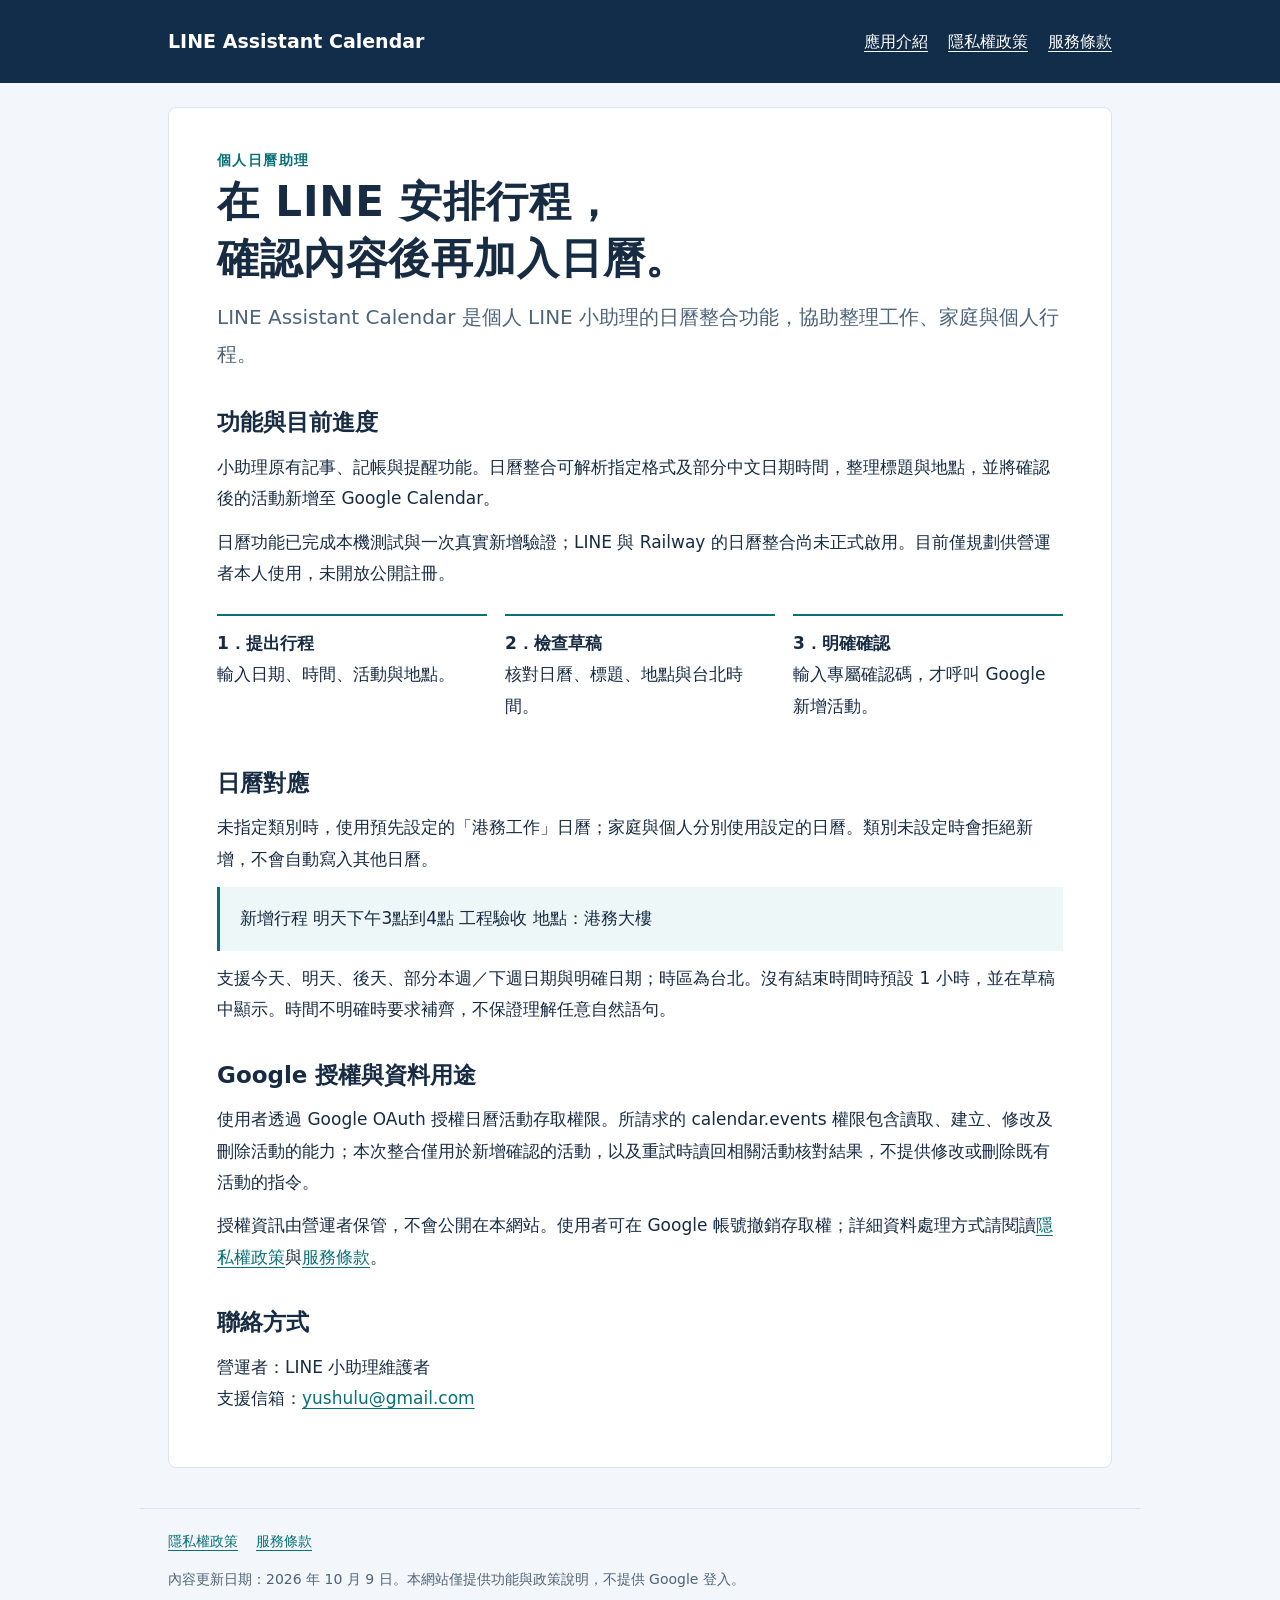
<file: index.html>
<!doctype html>
<html lang="zh-Hant"><head><meta name="google-site-verification" content="rPigfT5CkptW51_EIHtysMmm3XKHYxGqV3a5KVwNPvE" /><meta charset="utf-8"><meta name="viewport" content="width=device-width,initial-scale=1"><meta name="description" content="LINE Assistant Calendar：個人 LINE 小助理的日曆功能與資料使用說明。"><meta name="robots" content="noindex"><title>LINE Assistant Calendar｜應用介紹</title><link rel="stylesheet" href="style.css"><link rel="icon" type="image/svg+xml" href="data:image/svg+xml,%3Csvg xmlns='http://www.w3.org/2000/svg' viewBox='0 0 32 32'%3E%3Crect width='32' height='32' rx='7' fill='%23122d49'/%3E%3Cpath d='M8 10h16v15H8zM8 15h16M12 7v6M20 7v6' fill='none' stroke='%23fff' stroke-width='2'/%3E%3C/svg%3E"></head><body>
<header><div class="wrap"><a class="brand" href="index.html">LINE Assistant Calendar</a><nav aria-label="主要導覽"><a href="index.html" aria-current="page">應用介紹</a><a href="privacy.html">隱私權政策</a><a href="terms.html">服務條款</a></nav></div></header>
<div class="wrap"><main>
<div class="eyebrow">個人日曆助理</div><h1>在 LINE 安排行程，<br>確認內容後再加入日曆。</h1><p class="lead">LINE Assistant Calendar 是個人 LINE 小助理的日曆整合功能，協助整理工作、家庭與個人行程。</p>
<h2>功能與目前進度</h2><p>小助理原有記事、記帳與提醒功能。日曆整合可解析指定格式及部分中文日期時間，整理標題與地點，並將確認後的活動新增至 Google Calendar。</p><p>日曆功能已完成本機測試與一次真實新增驗證；LINE 與 Railway 的日曆整合尚未正式啟用。目前僅規劃供營運者本人使用，未開放公開註冊。</p>
<div class="steps"><div class="step"><strong>1．提出行程</strong>輸入日期、時間、活動與地點。</div><div class="step"><strong>2．檢查草稿</strong>核對日曆、標題、地點與台北時間。</div><div class="step"><strong>3．明確確認</strong>輸入專屬確認碼，才呼叫 Google 新增活動。</div></div>
<h2>日曆對應</h2><p>未指定類別時，使用預先設定的「港務工作」日曆；家庭與個人分別使用設定的日曆。類別未設定時會拒絕新增，不會自動寫入其他日曆。</p>
<p class="example">新增行程 明天下午3點到4點 工程驗收 地點：港務大樓</p><p>支援今天、明天、後天、部分本週／下週日期與明確日期；時區為台北。沒有結束時間時預設 1 小時，並在草稿中顯示。時間不明確時要求補齊，不保證理解任意自然語句。</p>
<h2>Google 授權與資料用途</h2><p>使用者透過 Google OAuth 授權日曆活動存取權限。所請求的 calendar.events 權限包含讀取、建立、修改及刪除活動的能力；本次整合僅用於新增確認的活動，以及重試時讀回相關活動核對結果，不提供修改或刪除既有活動的指令。</p><p>授權資訊由營運者保管，不會公開在本網站。使用者可在 Google 帳號撤銷存取權；詳細資料處理方式請閱讀<a href="privacy.html">隱私權政策</a>與<a href="terms.html">服務條款</a>。</p>
<h2>聯絡方式</h2><p>營運者：LINE 小助理維護者<br>支援信箱：<a href="mailto:yushulu@gmail.com">yushulu@gmail.com</a></p>
</main><footer><a href="privacy.html">隱私權政策</a><a href="terms.html">服務條款</a><p>內容更新日期：2026 年 10 月 9 日。本網站僅提供功能與政策說明，不提供 Google 登入。</p></footer></div></body></html>
</file>
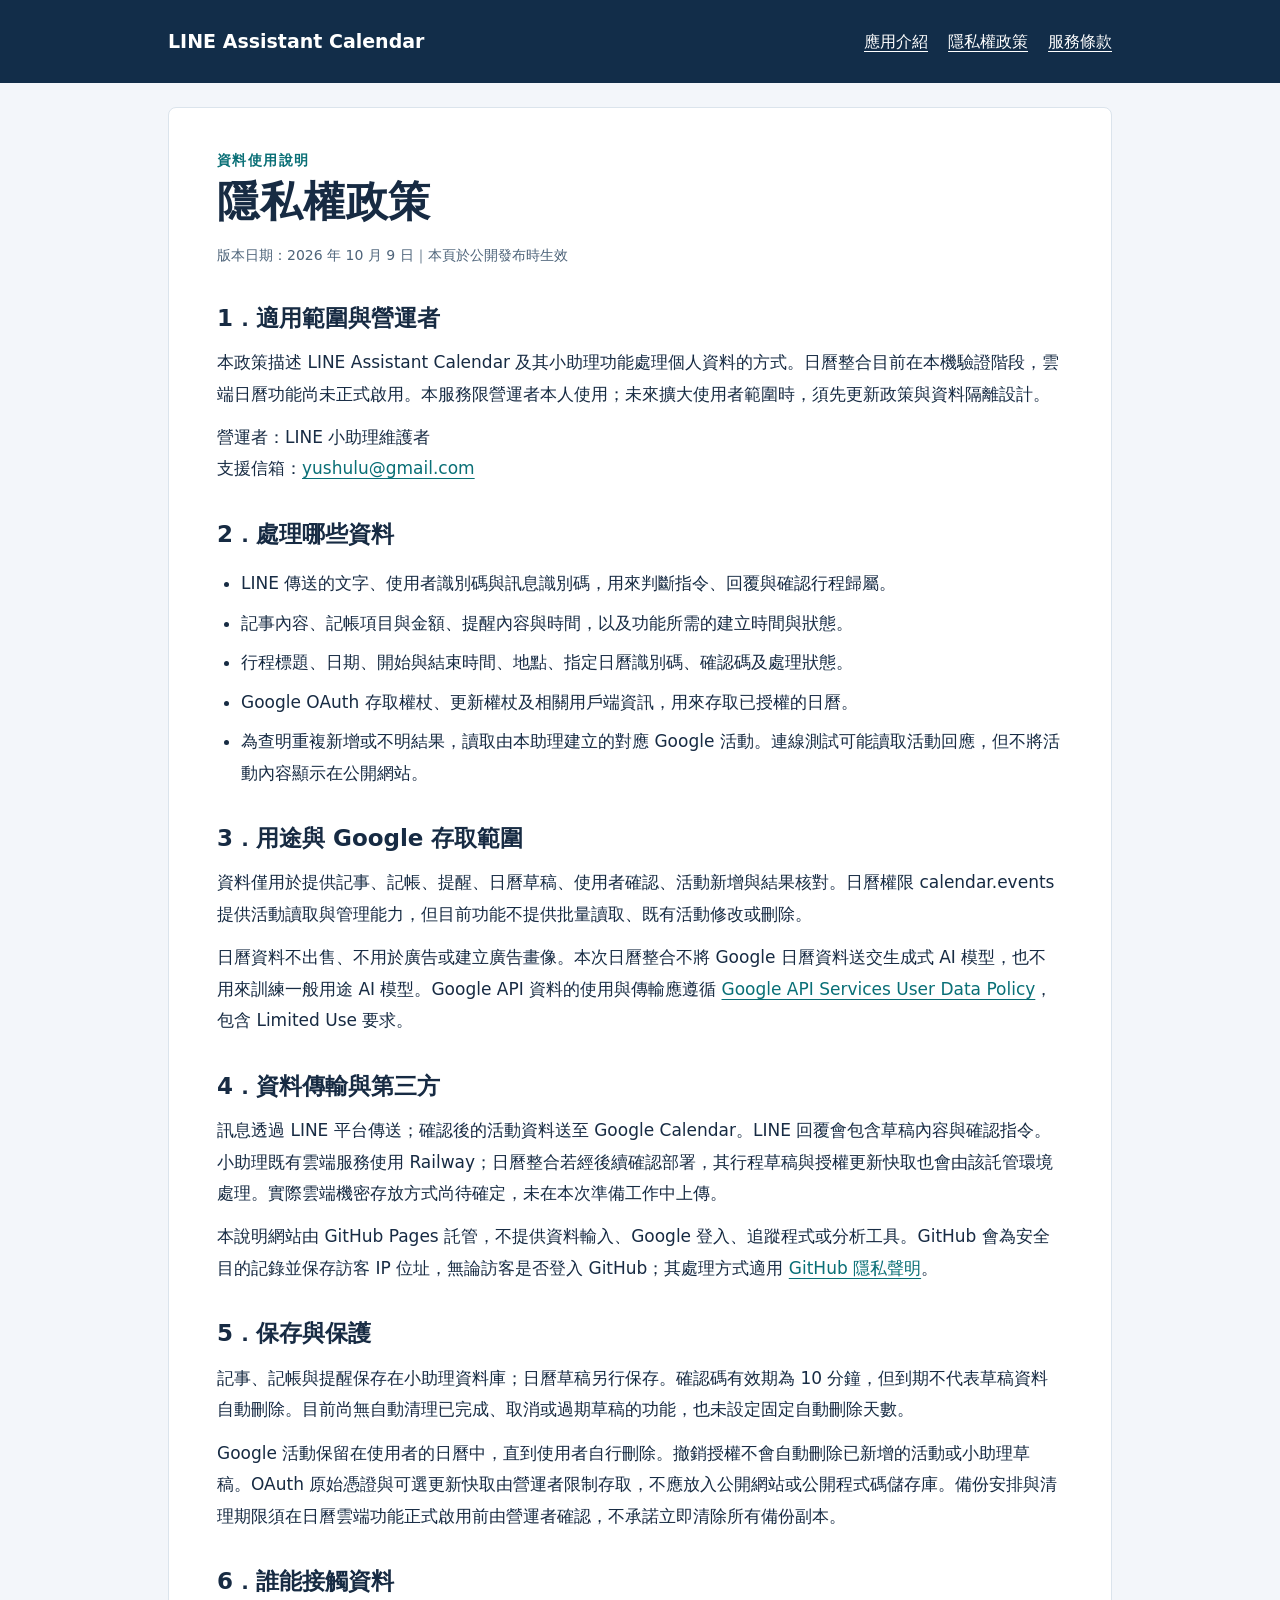
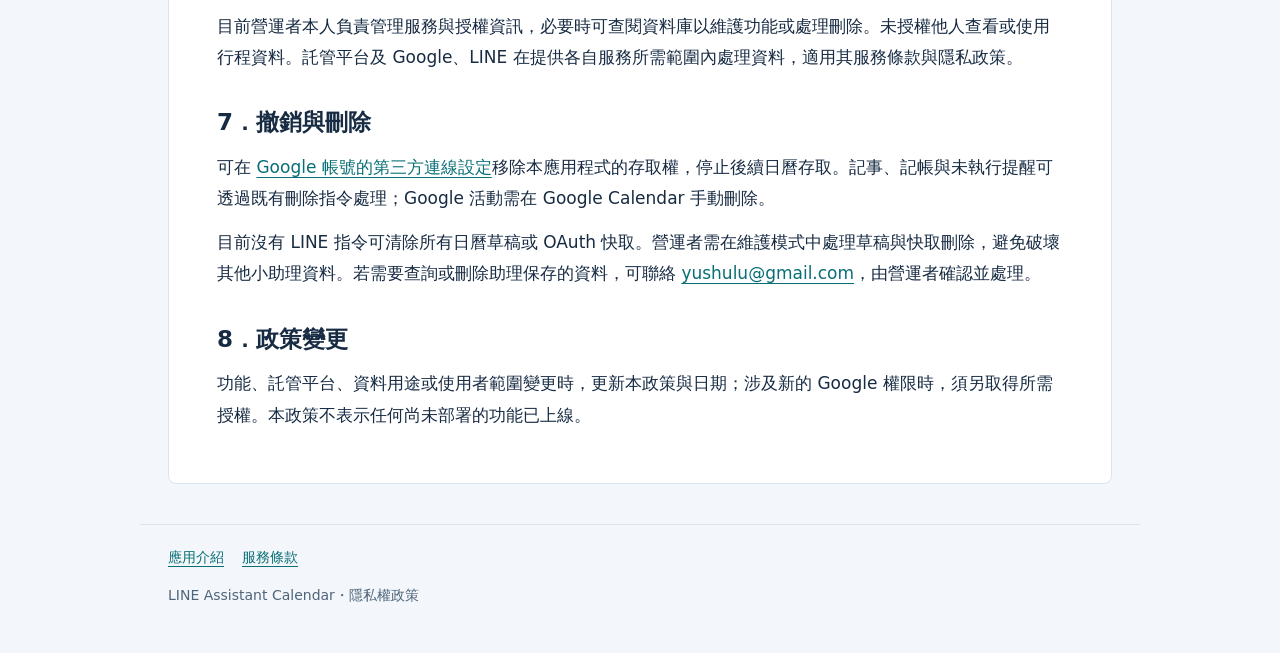
<file: privacy.html>
<!doctype html><html lang="zh-Hant"><head><meta charset="utf-8"><meta name="viewport" content="width=device-width,initial-scale=1"><meta name="description" content="LINE Assistant Calendar 隱私權政策：資料用途、保存、授權與刪除。"><meta name="robots" content="noindex"><title>隱私權政策｜LINE Assistant Calendar</title><link rel="stylesheet" href="style.css"><link rel="icon" type="image/svg+xml" href="data:image/svg+xml,%3Csvg xmlns='http://www.w3.org/2000/svg' viewBox='0 0 32 32'%3E%3Crect width='32' height='32' rx='7' fill='%23122d49'/%3E%3Cpath d='M8 10h16v15H8zM8 15h16M12 7v6M20 7v6' fill='none' stroke='%23fff' stroke-width='2'/%3E%3C/svg%3E"></head><body>
<header><div class="wrap"><a class="brand" href="index.html">LINE Assistant Calendar</a><nav aria-label="主要導覽"><a href="index.html">應用介紹</a><a href="privacy.html" aria-current="page">隱私權政策</a><a href="terms.html">服務條款</a></nav></div></header>
<div class="wrap"><main><div class="eyebrow">資料使用說明</div><h1>隱私權政策</h1><p class="meta">版本日期：2026 年 10 月 9 日｜本頁於公開發布時生效</p>
<h2>1．適用範圍與營運者</h2><p>本政策描述 LINE Assistant Calendar 及其小助理功能處理個人資料的方式。日曆整合目前在本機驗證階段，雲端日曆功能尚未正式啟用。本服務限營運者本人使用；未來擴大使用者範圍時，須先更新政策與資料隔離設計。</p><p>營運者：LINE 小助理維護者<br>支援信箱：<a href="mailto:yushulu@gmail.com">yushulu@gmail.com</a></p>
<h2>2．處理哪些資料</h2><ul><li>LINE 傳送的文字、使用者識別碼與訊息識別碼，用來判斷指令、回覆與確認行程歸屬。</li><li>記事內容、記帳項目與金額、提醒內容與時間，以及功能所需的建立時間與狀態。</li><li>行程標題、日期、開始與結束時間、地點、指定日曆識別碼、確認碼及處理狀態。</li><li>Google OAuth 存取權杖、更新權杖及相關用戶端資訊，用來存取已授權的日曆。</li><li>為查明重複新增或不明結果，讀取由本助理建立的對應 Google 活動。連線測試可能讀取活動回應，但不將活動內容顯示在公開網站。</li></ul>
<h2>3．用途與 Google 存取範圍</h2><p>資料僅用於提供記事、記帳、提醒、日曆草稿、使用者確認、活動新增與結果核對。日曆權限 calendar.events 提供活動讀取與管理能力，但目前功能不提供批量讀取、既有活動修改或刪除。</p><p>日曆資料不出售、不用於廣告或建立廣告畫像。本次日曆整合不將 Google 日曆資料送交生成式 AI 模型，也不用來訓練一般用途 AI 模型。Google API 資料的使用與傳輸應遵循 <a href="https://developers.google.com/terms/api-services-user-data-policy">Google API Services User Data Policy</a>，包含 Limited Use 要求。</p>
<h2>4．資料傳輸與第三方</h2><p>訊息透過 LINE 平台傳送；確認後的活動資料送至 Google Calendar。LINE 回覆會包含草稿內容與確認指令。小助理既有雲端服務使用 Railway；日曆整合若經後續確認部署，其行程草稿與授權更新快取也會由該託管環境處理。實際雲端機密存放方式尚待確定，未在本次準備工作中上傳。</p><p>本說明網站由 GitHub Pages 託管，不提供資料輸入、Google 登入、追蹤程式或分析工具。GitHub 會為安全目的記錄並保存訪客 IP 位址，無論訪客是否登入 GitHub；其處理方式適用 <a href="https://docs.github.com/en/site-policy/privacy-policies/github-general-privacy-statement">GitHub 隱私聲明</a>。</p>
<h2>5．保存與保護</h2><p>記事、記帳與提醒保存在小助理資料庫；日曆草稿另行保存。確認碼有效期為 10 分鐘，但到期不代表草稿資料自動刪除。目前尚無自動清理已完成、取消或過期草稿的功能，也未設定固定自動刪除天數。</p><p>Google 活動保留在使用者的日曆中，直到使用者自行刪除。撤銷授權不會自動刪除已新增的活動或小助理草稿。OAuth 原始憑證與可選更新快取由營運者限制存取，不應放入公開網站或公開程式碼儲存庫。備份安排與清理期限須在日曆雲端功能正式啟用前由營運者確認，不承諾立即清除所有備份副本。</p>
<h2>6．誰能接觸資料</h2><p>目前營運者本人負責管理服務與授權資訊，必要時可查閱資料庫以維護功能或處理刪除。未授權他人查看或使用行程資料。託管平台及 Google、LINE 在提供各自服務所需範圍內處理資料，適用其服務條款與隱私政策。</p>
<h2>7．撤銷與刪除</h2><p>可在 <a href="https://myaccount.google.com/connections">Google 帳號的第三方連線設定</a>移除本應用程式的存取權，停止後續日曆存取。記事、記帳與未執行提醒可透過既有刪除指令處理；Google 活動需在 Google Calendar 手動刪除。</p><p>目前沒有 LINE 指令可清除所有日曆草稿或 OAuth 快取。營運者需在維護模式中處理草稿與快取刪除，避免破壞其他小助理資料。若需要查詢或刪除助理保存的資料，可聯絡 <a href="mailto:yushulu@gmail.com">yushulu@gmail.com</a>，由營運者確認並處理。</p>
<h2>8．政策變更</h2><p>功能、託管平台、資料用途或使用者範圍變更時，更新本政策與日期；涉及新的 Google 權限時，須另取得所需授權。本政策不表示任何尚未部署的功能已上線。</p>
</main><footer><a href="index.html">應用介紹</a><a href="terms.html">服務條款</a><p>LINE Assistant Calendar・隱私權政策</p></footer></div></body></html>
</file>
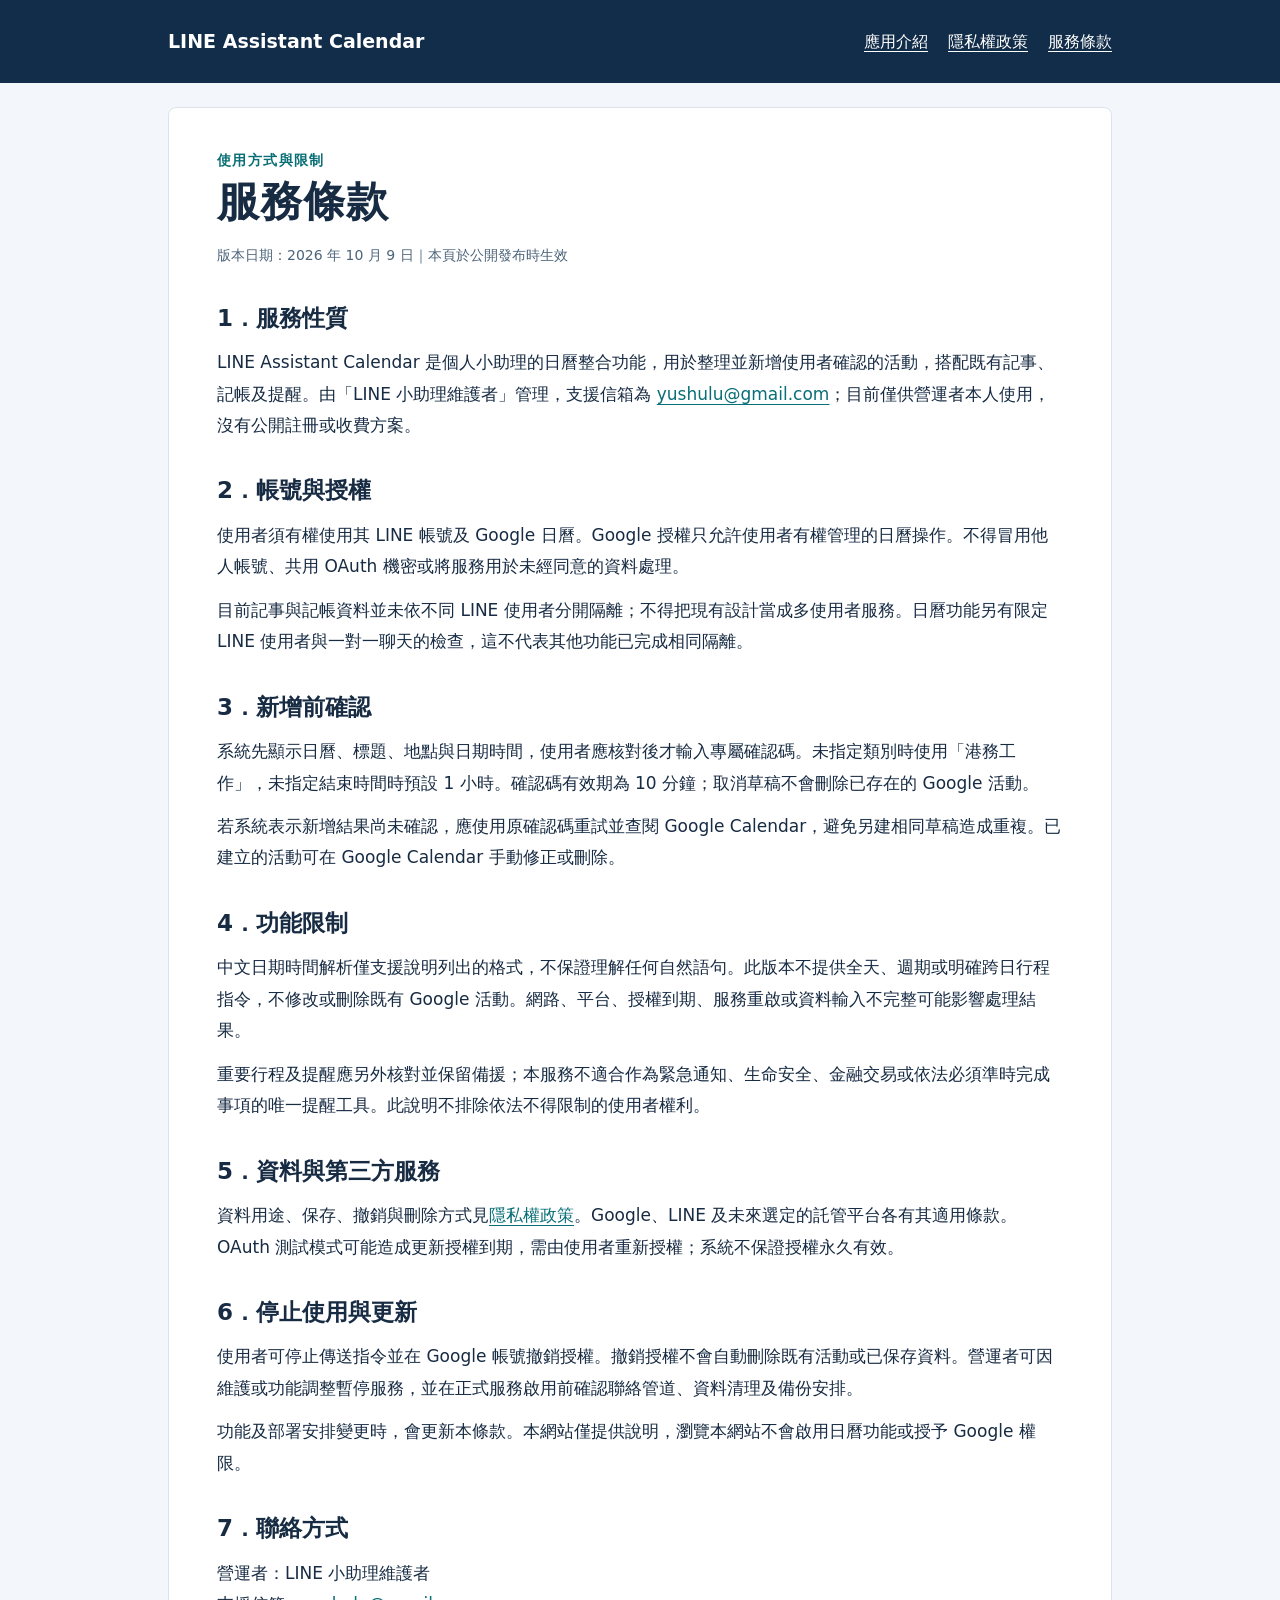
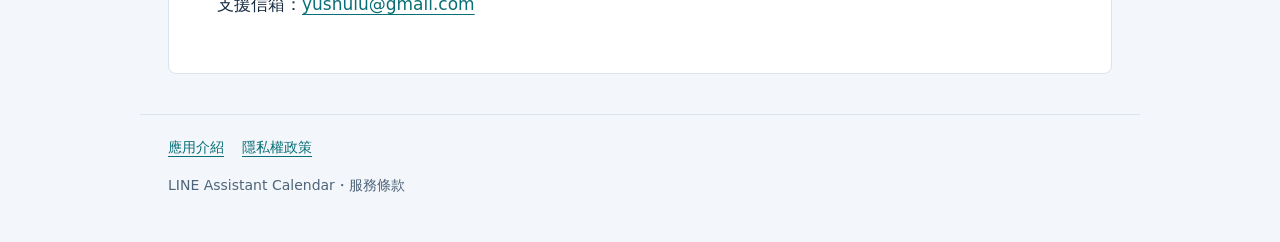
<file: terms.html>
<!doctype html><html lang="zh-Hant"><head><meta charset="utf-8"><meta name="viewport" content="width=device-width,initial-scale=1"><meta name="description" content="LINE Assistant Calendar 服務條款：個人用途、確認操作與服務限制。"><meta name="robots" content="noindex"><title>服務條款｜LINE Assistant Calendar</title><link rel="stylesheet" href="style.css"><link rel="icon" type="image/svg+xml" href="data:image/svg+xml,%3Csvg xmlns='http://www.w3.org/2000/svg' viewBox='0 0 32 32'%3E%3Crect width='32' height='32' rx='7' fill='%23122d49'/%3E%3Cpath d='M8 10h16v15H8zM8 15h16M12 7v6M20 7v6' fill='none' stroke='%23fff' stroke-width='2'/%3E%3C/svg%3E"></head><body>
<header><div class="wrap"><a class="brand" href="index.html">LINE Assistant Calendar</a><nav aria-label="主要導覽"><a href="index.html">應用介紹</a><a href="privacy.html">隱私權政策</a><a href="terms.html" aria-current="page">服務條款</a></nav></div></header>
<div class="wrap"><main><div class="eyebrow">使用方式與限制</div><h1>服務條款</h1><p class="meta">版本日期：2026 年 10 月 9 日｜本頁於公開發布時生效</p>
<h2>1．服務性質</h2><p>LINE Assistant Calendar 是個人小助理的日曆整合功能，用於整理並新增使用者確認的活動，搭配既有記事、記帳及提醒。由「LINE 小助理維護者」管理，支援信箱為 <a href="mailto:yushulu@gmail.com">yushulu@gmail.com</a>；目前僅供營運者本人使用，沒有公開註冊或收費方案。</p>
<h2>2．帳號與授權</h2><p>使用者須有權使用其 LINE 帳號及 Google 日曆。Google 授權只允許使用者有權管理的日曆操作。不得冒用他人帳號、共用 OAuth 機密或將服務用於未經同意的資料處理。</p><p>目前記事與記帳資料並未依不同 LINE 使用者分開隔離；不得把現有設計當成多使用者服務。日曆功能另有限定 LINE 使用者與一對一聊天的檢查，這不代表其他功能已完成相同隔離。</p>
<h2>3．新增前確認</h2><p>系統先顯示日曆、標題、地點與日期時間，使用者應核對後才輸入專屬確認碼。未指定類別時使用「港務工作」，未指定結束時間時預設 1 小時。確認碼有效期為 10 分鐘；取消草稿不會刪除已存在的 Google 活動。</p><p>若系統表示新增結果尚未確認，應使用原確認碼重試並查閱 Google Calendar，避免另建相同草稿造成重複。已建立的活動可在 Google Calendar 手動修正或刪除。</p>
<h2>4．功能限制</h2><p>中文日期時間解析僅支援說明列出的格式，不保證理解任何自然語句。此版本不提供全天、週期或明確跨日行程指令，不修改或刪除既有 Google 活動。網路、平台、授權到期、服務重啟或資料輸入不完整可能影響處理結果。</p><p>重要行程及提醒應另外核對並保留備援；本服務不適合作為緊急通知、生命安全、金融交易或依法必須準時完成事項的唯一提醒工具。此說明不排除依法不得限制的使用者權利。</p>
<h2>5．資料與第三方服務</h2><p>資料用途、保存、撤銷與刪除方式見<a href="privacy.html">隱私權政策</a>。Google、LINE 及未來選定的託管平台各有其適用條款。OAuth 測試模式可能造成更新授權到期，需由使用者重新授權；系統不保證授權永久有效。</p>
<h2>6．停止使用與更新</h2><p>使用者可停止傳送指令並在 Google 帳號撤銷授權。撤銷授權不會自動刪除既有活動或已保存資料。營運者可因維護或功能調整暫停服務，並在正式服務啟用前確認聯絡管道、資料清理及備份安排。</p><p>功能及部署安排變更時，會更新本條款。本網站僅提供說明，瀏覽本網站不會啟用日曆功能或授予 Google 權限。</p>
<h2>7．聯絡方式</h2><p>營運者：LINE 小助理維護者<br>支援信箱：<a href="mailto:yushulu@gmail.com">yushulu@gmail.com</a></p>
</main><footer><a href="index.html">應用介紹</a><a href="privacy.html">隱私權政策</a><p>LINE Assistant Calendar・服務條款</p></footer></div></body></html>
</file>
<file: style.css>
:root{color-scheme:light;--ink:#172b43;--muted:#4e647a;--line:#dbe4ec;--accent:#096f76;--paper:#fff}*{box-sizing:border-box}body{margin:0;background:#f3f6fa;color:var(--ink);font:17px/1.85 system-ui,-apple-system,"Microsoft JhengHei",sans-serif}a{color:var(--accent);text-underline-offset:4px}a:focus-visible{outline:3px solid #ce7b00;outline-offset:5px}header{background:#122d49;color:#fff}header .wrap{padding:24px 28px;display:flex;gap:22px;justify-content:space-between;align-items:center;flex-wrap:wrap}.wrap{max-width:1000px;margin:auto}header a{color:#fff}nav{display:flex;flex-wrap:wrap;gap:20px;font-size:16px}.brand{font-size:19px;font-weight:700;text-decoration:none}.notice{margin:24px 28px 0;padding:12px 18px;border-left:4px solid #bd6c00;background:#fff0d6;font-size:15px;color:#5b3d17}main{margin:24px 28px 40px;background:var(--paper);border:1px solid var(--line);padding:40px 48px;border-radius:8px}h1{font-size:clamp(30px,4vw,42px);line-height:1.35;letter-spacing:.02em;margin:0 0 12px}h2{font-size:23px;line-height:1.5;margin:32px 0 10px}p{margin:12px 0}ul{padding-left:24px}li{margin:8px 0}.lead{font-size:20px;color:var(--muted)}.eyebrow{font-size:14px;font-weight:700;color:var(--accent);letter-spacing:.1em}.meta{font-size:14px;color:var(--muted)}.example{border-left:3px solid var(--accent);background:#edf7f8;padding:16px 20px;overflow-wrap:anywhere}.steps{display:grid;grid-template-columns:repeat(3,1fr);gap:18px;margin:24px 0}.step{border-top:2px solid var(--accent);padding:12px 0}.step strong{display:block}footer{border-top:1px solid var(--line);padding:20px 28px 32px;font-size:14px;color:var(--muted)}footer a{margin-right:18px}.pending{background:#fff0d6;padding:10px 14px;color:#694415}@media(max-width:640px){header .wrap{padding:20px}main{margin:18px 16px;padding:28px 22px}.notice{margin:18px 16px 0}.steps{grid-template-columns:1fr;gap:8px}nav{gap:14px;font-size:15px}h2{font-size:21px}}@media print{body{background:white}header,nav,.notice{display:none}main{margin:0;border:0;padding:0}footer{padding:12px 0}a{color:inherit}}
</file>
